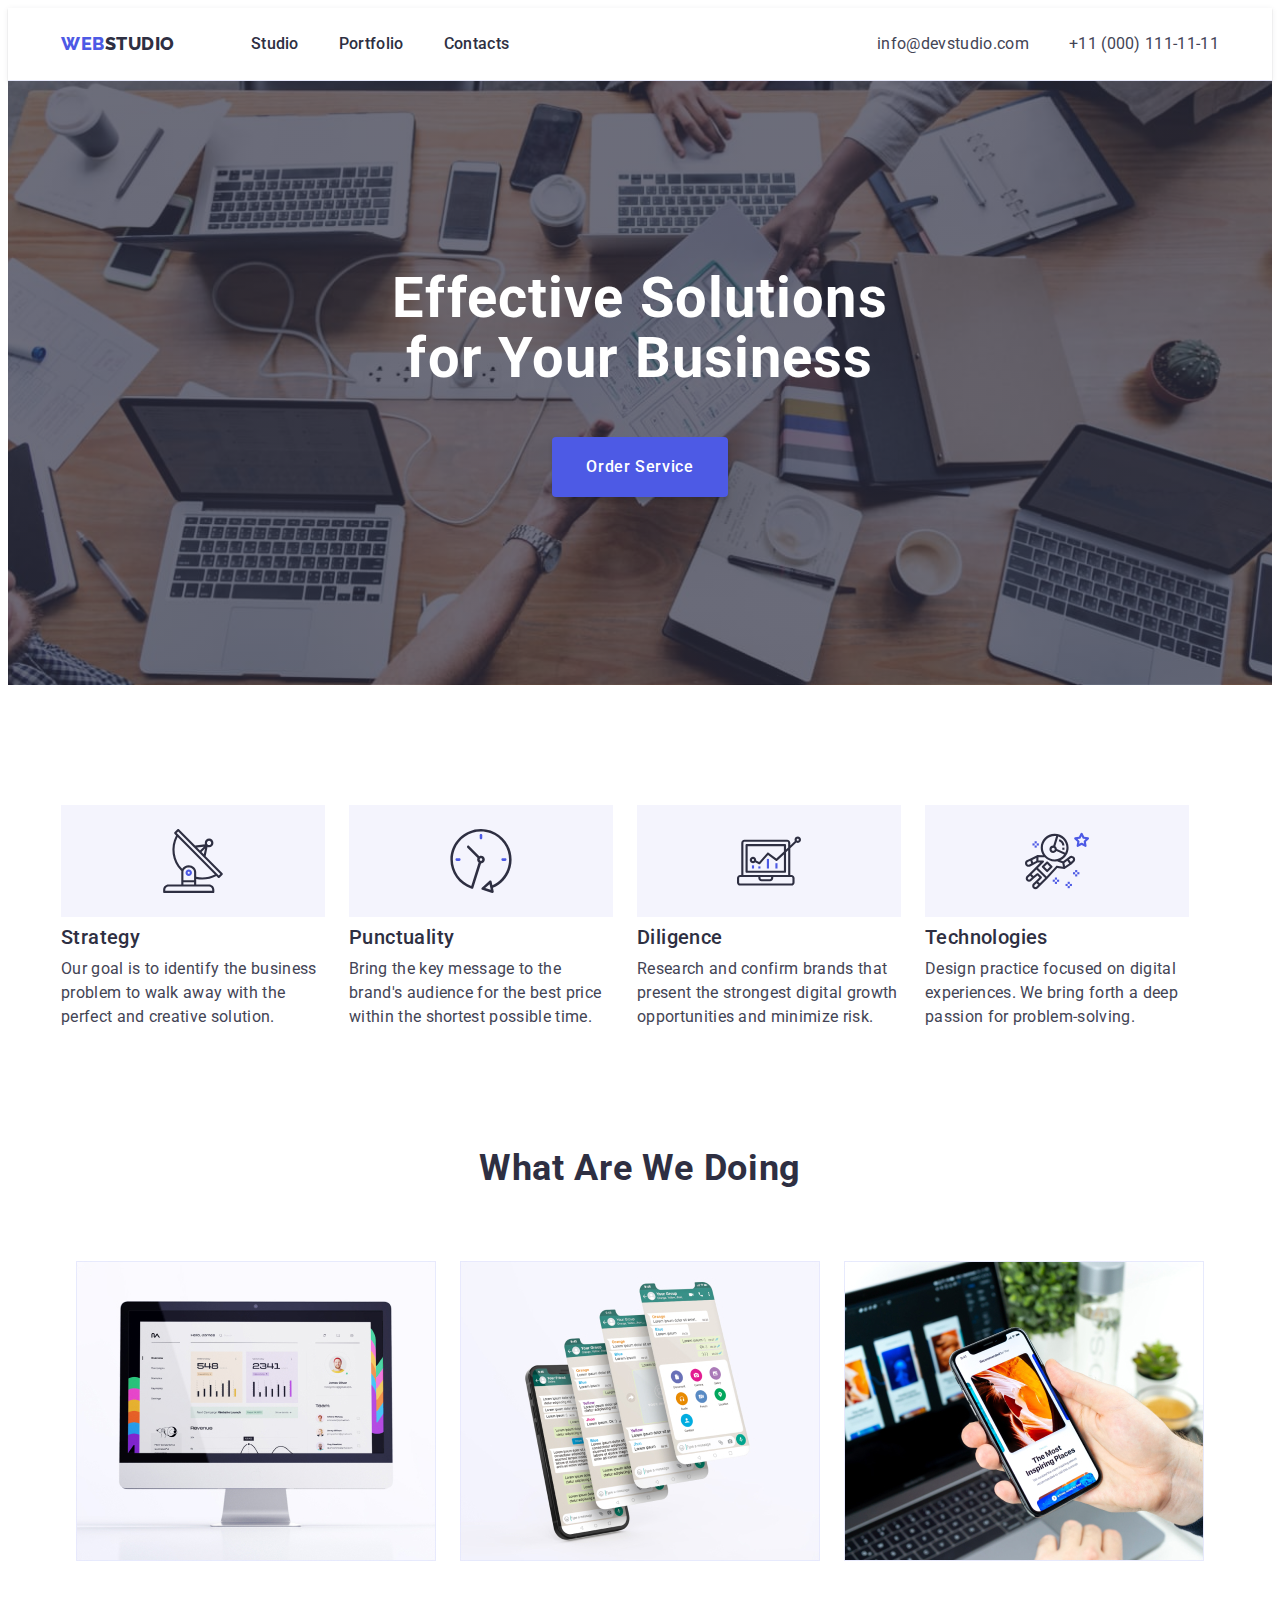
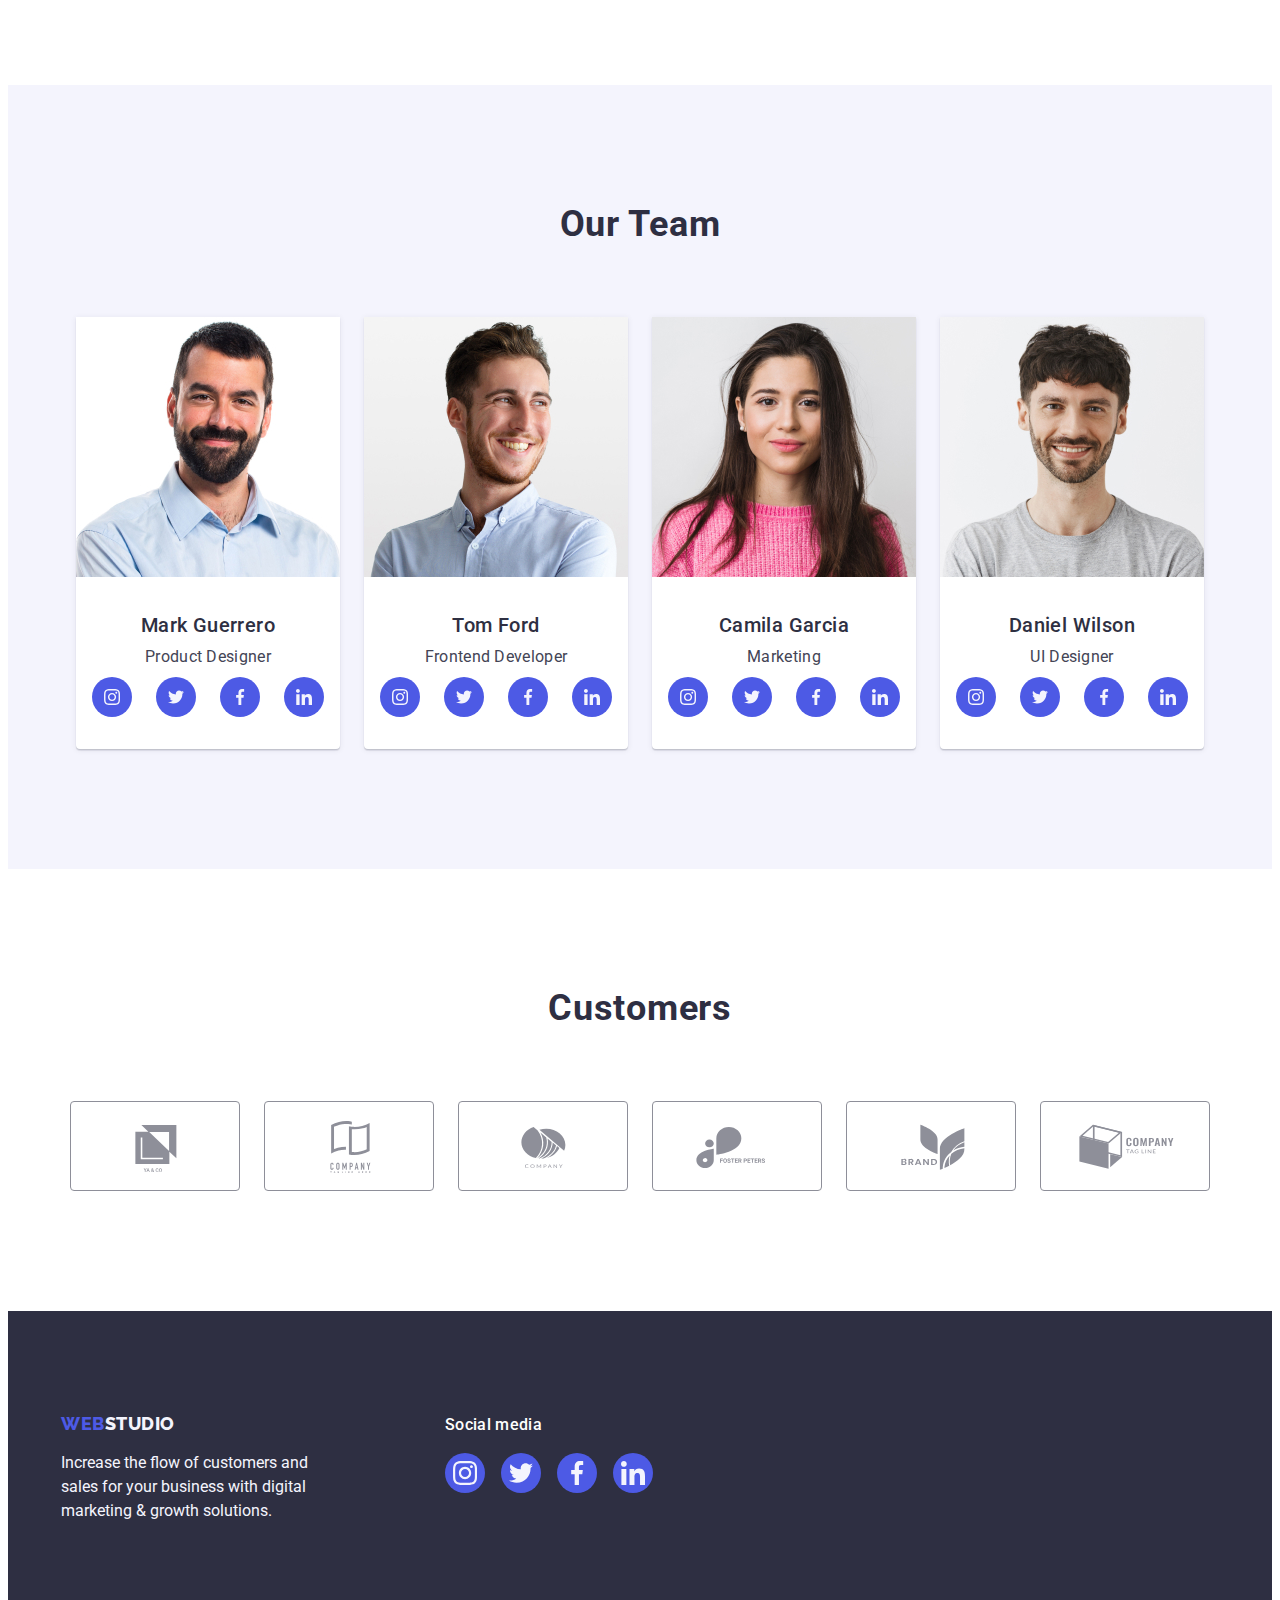
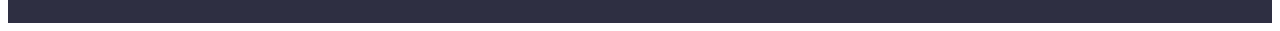
<file: index.html>
<!DOCTYPE html>
<html lang="en">

<head>
    <meta charset="UTF-8">
    <meta http-equiv="X-UA-Compatible" content="IE=edge">
    <meta name="viewport" content="width=device-width, initial-scale=1.0">
    <title>WebStudio</title>
    <link rel="preconnect" href="https://fonts.googleapis.com">
    <link rel="preconnect" href="https://fonts.gstatic.com" crossorigin>
    <link
        href="https://fonts.googleapis.com/css2?family=Raleway:wght@800&family=Roboto:wght@400;500;700;900&display=swap"
        rel="stylesheet">
    <link rel="stylesheet" href="https://cdnjs.cloudflare.com/ajax/libs/modern-normalize/1.1.0/modern-normalize.min.css"
        integrity="sha512-wpPYUAdjBVSE4KJnH1VR1HeZfpl1ub8YT/NKx4PuQ5NmX2tKuGu6U/JRp5y+Y8XG2tV+wKQpNHVUX03MfMFn9Q=="
        crossorigin="anonymous" referrerpolicy="no-referrer">
    <link rel="stylesheet" href="./css/styles.css">
</head>

<body class="page">
    <header class="header">
        <div class="container">
            <nav class="header-navigation">
                <a class="header-logo-web link" href="./index.html">Web<span
                        class="header-logo-studio link">Studio</span>
                </a>

                <ul class="header-navigation-list list">
                    <li class="header-navigation-item"><a class="header-navigation-link link"
                            href="./index.html">Studio</a>
                    </li>
                    <li class="header-navigation-item"><a class="header-navigation-link link "
                            href="./portfolio.html">Portfolio</a>
                    </li>
                    <li class="header-navigation-item"><a class="header-navigation-link link " href="">Contacts</a>
                    </li>
                </ul>

                <address class="header-address">
                    <ul class="header-address-list list">
                        <li class="header-address-item item"><a class="header-address-link link"
                                href="mailto:info@devstudio.com">info@devstudio.com</a></li>
                        <li class="header-address-item item"><a class="header-address-link link"
                                href="tel:+110001111111">+11
                                (000)
                                111-11-11</a></li>
                    </ul>
                </address>
            </nav>


        </div>

    </header>
    <main>
        <section class="hero-section">
            <h1 class="hero-section-text">Effective Solutions for Your Business</h1>
            <button class="hero-section-button" type="button">Order Service</button>
        </section>


        <section class="goals-section">
            <div class="container">
                <h2 class="goals-section-title" hidden>section2</h2>
                <ul class="goals-section-list list">
                    <li class="goals-section-list-item strategy">
                        <h3 class="goals-section-list-title">Strategy</h3>
                        <p class="goals-section-list-text">Our goal is to identify the business
                            problem to walk away with the perfect and creative solution.</p>
                    </li>
                    <li class="goals-section-list-item punctuality">
                        <h3 class="goals-section-list-title">Punctuality</h3>
                        <p class="goals-section-list-text">Bring the key message to the brand's audience for the best
                            price
                            within the shortest
                            possible
                            time.</p>
                    </li>
                    <li class="goals-section-list-item diligence">
                        <h3 class="goals-section-list-title">Diligence</h3>
                        <p class="goals-section-list-text">Research and confirm brands that present the strongest
                            digital
                            growth opportunities and
                            minimize
                            risk.</p>
                    </li>
                    <li class="goals-section-list-item technologies">
                        <h3 class="goals-section-list-title">Technologies</h3>
                        <p class="goals-section-list-text">Design practice focused on digital experiences. We bring
                            forth a
                            deep passion for
                            problem-solving.</p>
                    </li>

                </ul>
            </div>

        </section>


        <section class="examples">
            <div class="container">
                <h2 class="examples-title">What are we doing</h2>
                <ul class="examples-list list">
                    <li class="examples-list-item">
                        <img class="examples-list-img" src="./images/img_1.jpg" alt="monitor" height="300" width="360">
                    </li>
                    <li class="examples-list-item">
                        <img class="examples-list-img" src="./images/img_2.jpg" alt="mobile app" height="300"
                            width="360">
                    </li>
                    <li class="examples-list-item">
                        <img class="examples-list-img" src="./images/img_3.jpg" alt="mobile version" height="300"
                            width="360">
                    </li>
                </ul>
            </div>
        </section>



        <section class="team-section">
            <div class="container">
                <h2 class="team-title">Our Team</h2>
                <ul class="team-list list">
                    <li class="team-list-item">
                        <img class="team-list-item-img" src="./images/img_4.jpg" alt="Mark Guerrero product designer"
                            height="260" width="264" />
                        <h3 class="team-list-item-title">Mark Guerrero</h3>
                        <p class="team-list-item-text">Product Designer</p>
                        <ul class="team-socmedia-list list">
                            <li class="team-socmedia-item">
                                <a class="team-socmedia-link link" href="">
                                    <svg class="team-socmedia-icon" width="16" height="16">
                                        <use href="./images/symbol-defs.svg#icon-instagram-2"></use>
                                    </svg>
                                </a>
                            </li>
                            <li class="team-socmedia-item">
                                <a class="team-socmedia-link link" href="">
                                    <svg class="team-socmedia-icon" width="16" height="16">
                                        <use href="./images/symbol-defs.svg#icon-twitter-1"></use>
                                    </svg>
                                </a>
                            </li>
                            <li class="team-socmedia-item">
                                <a class="team-socmedia-link link" href="">
                                    <svg class="team-socmedia-icon" width="16" height="16">
                                        <use href="./images/symbol-defs.svg#icon-facebook-1"></use>
                                    </svg>
                                </a>
                            </li>
                            <li class="team-socmedia-item">
                                <a class="team-socmedia-link link" href="">
                                    <svg class="team-socmedia-icon" width="16" height="16">
                                        <use href="./images/symbol-defs.svg#icon-linkedin-1"></use>
                                    </svg>
                                </a>
                            </li>
                        </ul>
                    </li>

                    <li class="team-list-item">
                        <img class="team-list-item-img" src="./images/img_5.jpg" alt="Tom Ford Frontend Developer"
                            height="260" width="264" />
                        <h3 class="team-list-item-title">Tom Ford</h3>
                        <p class="team-list-item-text">Frontend Developer</p>
                        <ul class="team-socmedia-list list">
                            <li class="team-socmedia-item">
                                <a class="team-socmedia-link link" href="">
                                    <svg class="team-socmedia-icon" width="16" height="16">
                                        <use href="./images/symbol-defs.svg#icon-instagram-2"></use>
                                    </svg>
                                </a>
                            </li>
                            <li class="team-socmedia-item">
                                <a class="team-socmedia-link link" href="">
                                    <svg class="team-socmedia-icon" width="16" height="16">
                                        <use href="./images/symbol-defs.svg#icon-twitter-1"></use>
                                    </svg>
                                </a>
                            </li>
                            <li class="team-socmedia-item">
                                <a class="team-socmedia-link link" href="">
                                    <svg class="team-socmedia-icon" width="16" height="16">
                                        <use href="./images/symbol-defs.svg#icon-facebook-1"></use>
                                    </svg>
                                </a>
                            </li>
                            <li class="team-socmedia-item">
                                <a class="team-socmedia-link link" href="">
                                    <svg class="team-socmedia-icon" width="16" height="16">
                                        <use href="./images/symbol-defs.svg#icon-linkedin-1"></use>
                                    </svg>
                                </a>
                            </li>
                        </ul>
                    </li>

                    <li class="team-list-item">
                        <img class="team-list-item-img" src="./images/img_6.jpg" alt="Camila Garcia Marketing"
                            height="260" width="264" />
                        <h3 class="team-list-item-title">Camila Garcia</h3>
                        <p class="team-list-item-text">Marketing</p>
                        <ul class="team-socmedia-list list">
                            <li class="team-socmedia-item">
                                <a class="team-socmedia-link link" href="">
                                    <svg class="team-socmedia-icon" width="16" height="16">
                                        <use href="./images/symbol-defs.svg#icon-instagram-2"></use>
                                    </svg>
                                </a>
                            </li>
                            <li class="team-socmedia-item">
                                <a class="team-socmedia-link link" href="">
                                    <svg class="team-socmedia-icon" width="16" height="16">
                                        <use href="./images/symbol-defs.svg#icon-twitter-1"></use>
                                    </svg>
                                </a>
                            </li>
                            <li class="team-socmedia-item">
                                <a class="team-socmedia-link link" href="">
                                    <svg class="team-socmedia-icon" width="16" height="16">
                                        <use href="./images/symbol-defs.svg#icon-facebook-1"></use>
                                    </svg>
                                </a>
                            </li>
                            <li class="team-socmedia-item">
                                <a class="team-socmedia-link link" href="">
                                    <svg class="team-socmedia-icon" width="16" height="16">
                                        <use href="./images/symbol-defs.svg#icon-linkedin-1"></use>
                                    </svg>
                                </a>
                            </li>
                        </ul>
                    </li>

                    <li class="team-list-item">
                        <img class="team-list-item-img" src="./images/img_7.jpg" alt="Daniel Wilson UI Designer"
                            height="260" width="264" />
                        <h3 class="team-list-item-title">Daniel Wilson</h3>
                        <p class="team-list-item-text">UI Designer</p>
                        <ul class="team-socmedia-list list">
                            <li class="team-socmedia-item">
                                <a class="team-socmedia-link link" href="">
                                    <svg class="team-socmedia-icon" width="16" height="16">
                                        <use href="./images/symbol-defs.svg#icon-instagram-2"></use>
                                    </svg>
                                </a>
                            </li>
                            <li class="team-socmedia-item">
                                <a class="team-socmedia-link link" href="">
                                    <svg class="team-socmedia-icon" width="16" height="16">
                                        <use href="./images/symbol-defs.svg#icon-twitter-1"></use>
                                    </svg>
                                </a>
                            </li>
                            <li class="team-socmedia-item">
                                <a class="team-socmedia-link link" href="">
                                    <svg class="team-socmedia-icon" width="16" height="16">
                                        <use href="./images/symbol-defs.svg#icon-facebook-1"></use>
                                    </svg>
                                </a>
                            </li>
                            <li class="team-socmedia-item">
                                <a class="team-socmedia-link link" href="">
                                    <svg class="team-socmedia-icon" width="16" height="16">
                                        <use href="./images/symbol-defs.svg#icon-linkedin-1"></use>
                                    </svg>
                                </a>
                            </li>
                        </ul>
                    </li>
                </ul>
            </div>
        </section>
        <section class="customers">
            <div class="container customer-box">
                <h2 class="customers-title">Customers</h2>
                <ul class="customer-list list">
                    <li class="customers-item">
                        <a class="customers-link" href="">
                            <svg class="customers-icon">
                                <use href="./images/logo-symbol-defs.svg#icon-Logo"></use>
                            </svg>
                        </a>
                    </li>
                    <li>
                        <a class="customers-link" href="">
                            <svg class="customers-icon">
                                <use href="./images/logo-symbol-defs.svg#icon-Logo-1"></use>
                            </svg>
                        </a>
                    </li>
                    <li>
                        <a class="customers-link" href="">
                            <svg class="customers-icon">
                                <use href="./images/logo-symbol-defs.svg#icon-Logo-2"></use>
                            </svg>
                        </a>
                    </li>
                    <li>
                        <a class="customers-link" href="">
                            <svg class="customers-icon">
                                <use href="./images/logo-symbol-defs.svg#icon-Logo-3"></use>
                            </svg>
                        </a>
                    </li>
                    <li>
                        <a class="customers-link" href="">
                            <svg class="customers-icon">
                                <use href="./images/logo-symbol-defs.svg#icon-Logo-4"></use>
                            </svg>
                        </a>
                    </li>
                    <li>
                        <a class="customers-link" href="">
                            <svg class="customers-icon">
                                <use href="./images/logo-symbol-defs.svg#icon-Logo-5"></use>
                            </svg>
                        </a>
                    </li>
                </ul>
            </div>

        </section>

    </main>
    <footer class="footer">
        <div class="container footer-container">
            <div class="footer-contacts-wrapper">
                <a class="footer-logo-web link" href="./index.html">Web<span
                        class="footer-logo-studio link">Studio</span>
                </a>
                <p class="footer-text">Increase the flow of customers and sales for your business with digital marketing
                    &
                    growth solutions.</p>
            </div>

            <div class="footer-social">
                <p class="footer-contacts-title">Social media</p>
                <ul class="footer-contacts-list list">
                    <li class="footer-contacts-list-item">
                        <a class="footer-link" href="">
                            <svg class="footer-button-icon" width="24" height="24">
                                <use href="./images/symbol-defs.svg#icon-instagram-2"></use>
                            </svg>
                        </a>
                    </li>
                    <li class="footer-contacts-list-item">
                        <a class="footer-link" href="">
                            <svg class="footer-button-icon" width="24" height="24">
                                <use href="./images/symbol-defs.svg#icon-twitter-1"></use>
                            </svg>
                        </a>
                    </li>
                    <li class="footer-contacts-list-item">
                        <a class="footer-link" href="">
                            <svg class="footer-button-icon" width="24" height="24">
                                <use href="./images/symbol-defs.svg#icon-facebook-1"></use>
                            </svg>
                        </a>
                    </li>
                    <li class="footer-contacts-list-item">
                        <a class="footer-link" href="">
                            <svg class="footer-button-icon" width="24" height="24">
                                <use href="./images/symbol-defs.svg#icon-linkedin-1"></use>
                            </svg>
                        </a>
                    </li>
                </ul>
            </div>
        </div>

    </footer>
</body>

</html>
</file>
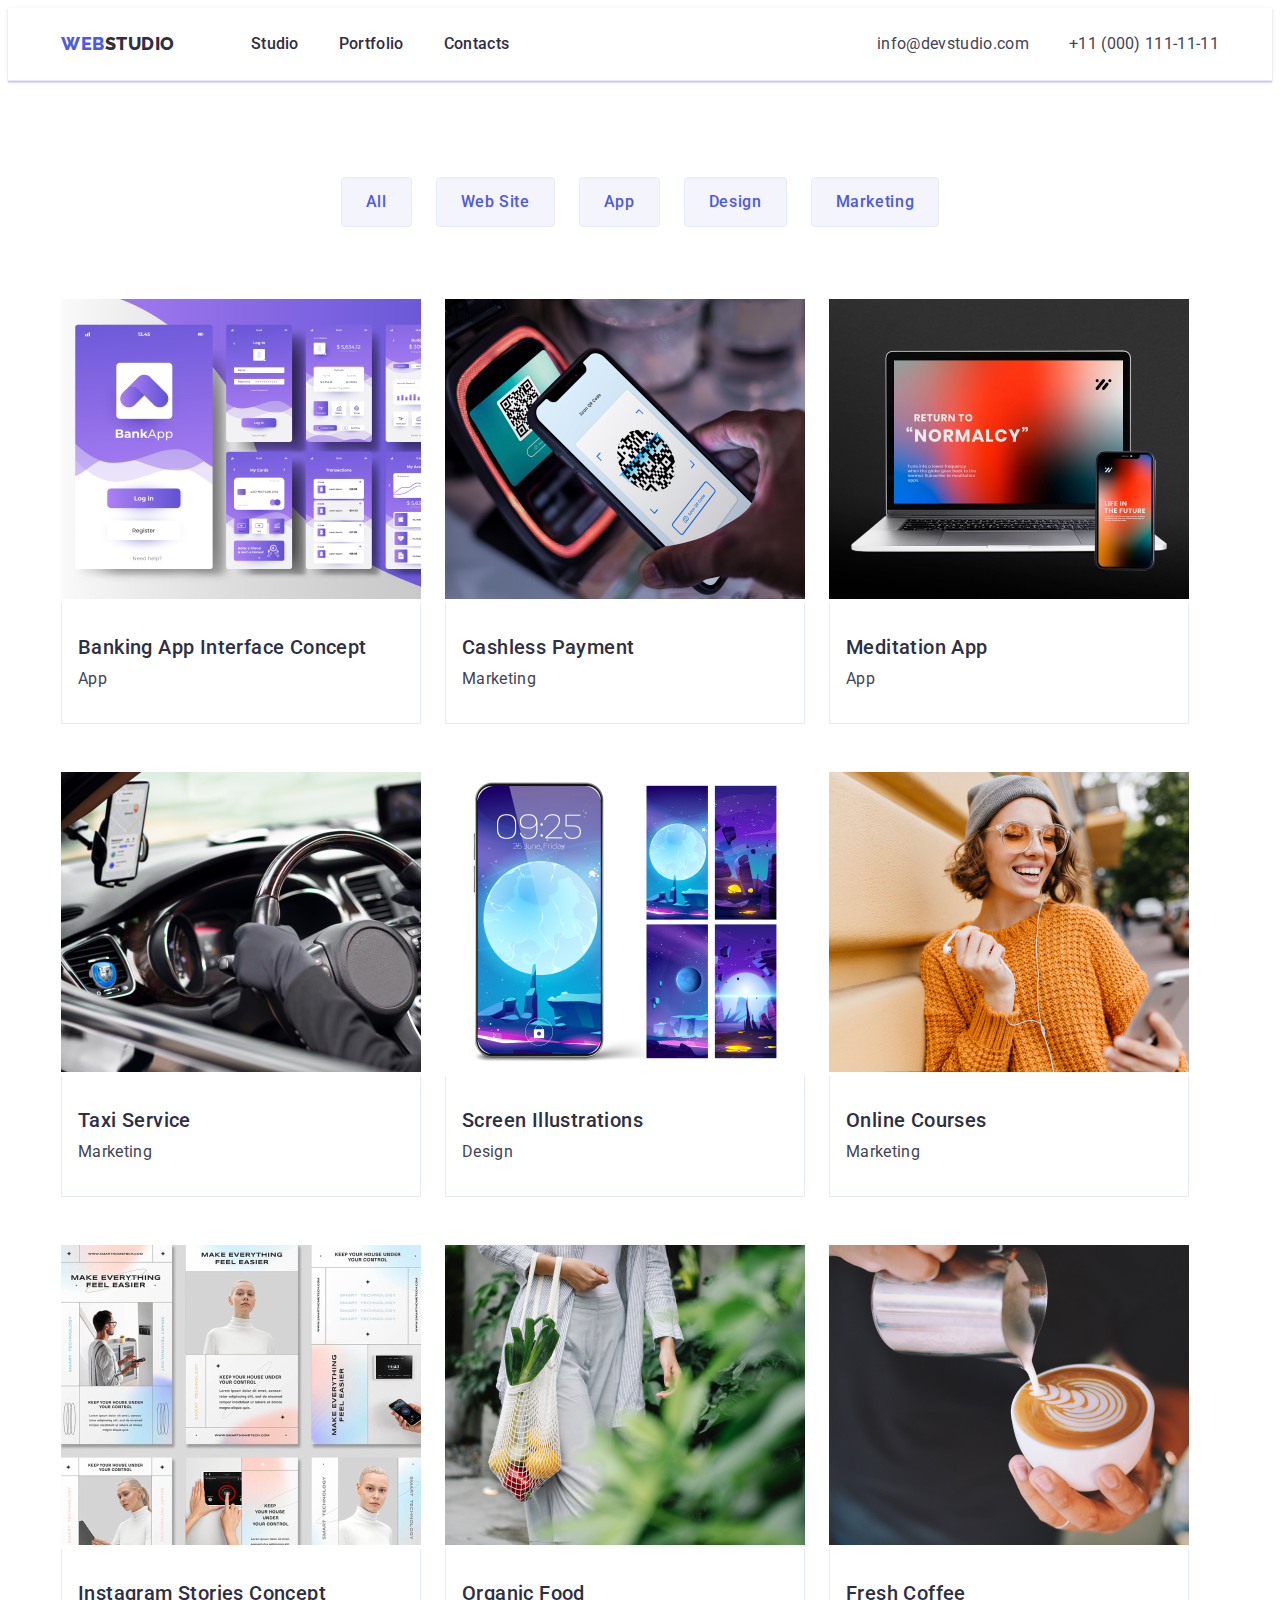
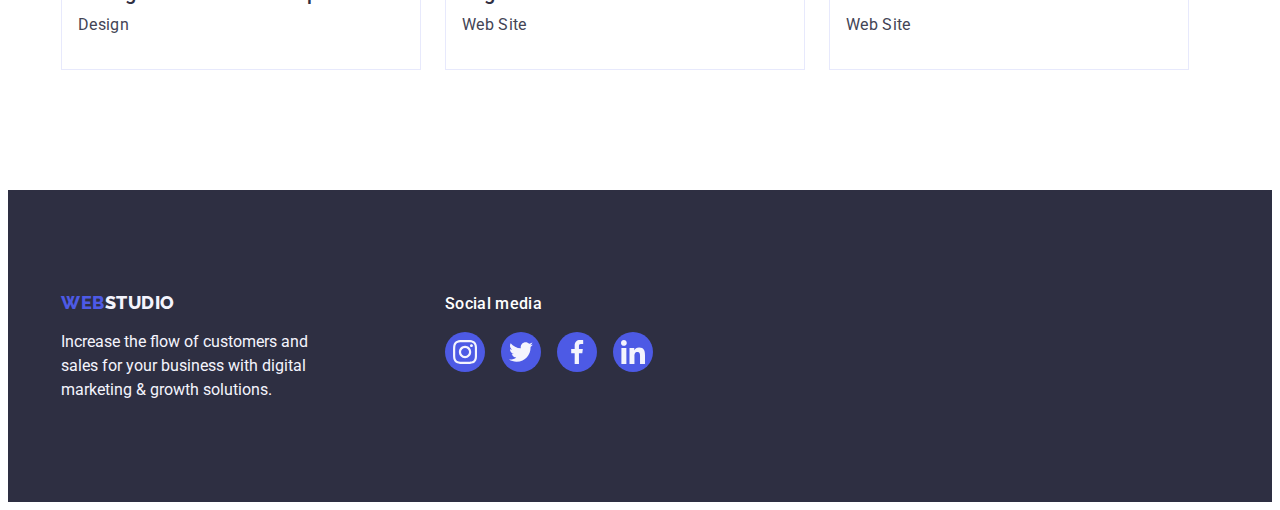
<file: portfolio.html>
<!DOCTYPE html>
<html lang="en">

<head>
    <meta charset="UTF-8">
    <meta http-equiv="X-UA-Compatible" content="IE=edge">
    <meta name="viewport" content="width=device-width, initial-scale=1.0">
    <title>Portfolio</title>
    <link rel="preconnect" href="https://fonts.googleapis.com">
    <link rel="preconnect" href="https://fonts.gstatic.com" crossorigin>
    <link
        href="https://fonts.googleapis.com/css2?family=Raleway:wght@800&family=Roboto:wght@400;500;700;900&display=swap"
        rel="stylesheet">
    <link rel="stylesheet" href="https://cdnjs.cloudflare.com/ajax/libs/modern-normalize/1.1.0/modern-normalize.min.css"
        integrity="sha512-wpPYUAdjBVSE4KJnH1VR1HeZfpl1ub8YT/NKx4PuQ5NmX2tKuGu6U/JRp5y+Y8XG2tV+wKQpNHVUX03MfMFn9Q=="
        crossorigin="anonymous" referrerpolicy="no-referrer">
    <link rel="stylesheet" href="./css/styles.css">
</head>

<body class="page">
    <header class="header">
        <div class="container">
            <nav class="header-navigation">
                <a class="header-logo-web link" href="./index.html">Web<span
                        class="header-logo-studio link">Studio</span>
                </a>

                <ul class="header-navigation-list list">
                    <li class="header-navigation-item"><a class="header-navigation-link link"
                            href="./index.html">Studio</a>
                    </li>
                    <li class="header-navigation-item"><a class="header-navigation-link link "
                            href="./portfolio.html">Portfolio</a>
                    </li>
                    <li class="header-navigation-item"><a class="header-navigation-link link " href="">Contacts</a>
                    </li>
                </ul>

                <address class="header-address">
                    <ul class="header-address-list list">
                        <li class="header-address-item item"><a class="header-address-link link"
                                href="mailto:info@devstudio.com">info@devstudio.com</a></li>
                        <li class="header-address-item item"><a class="header-address-link link"
                                href="tel:+110001111111">+11
                                (000)
                                111-11-11</a></li>
                    </ul>
                </address>
            </nav>


        </div>

    </header>
    <main>
        <section class="portfolio-main-section">
            <div class="container">
                <h1 class="portfolio-services" hidden>section2</h1>
                <ul class="portfolio-button-list list">
                    <li class="portfolio-button-list-item"><button class="portfolio-button" type="button">All</button>
                    </li>
                    <li class="portfolio-button-list-item"><button class="portfolio-button" type="button">Web
                            Site</button>
                    </li>
                    <li class="portfolio-button-list-item"><button class="portfolio-button" type="button">App</button>
                    </li>
                    <li class="portfolio-button-list-item"><button class="portfolio-button"
                            type="button">Design</button>
                    </li>
                    <li class="portfolio-button-list-item"><button class="portfolio-button"
                            type="button">Marketing</button>
                    </li>
                </ul>







                <ul class="portfolio-services-img-list list">
                    <li class="portfolio-services-img-list-item">
                        <a href="" class="portfolio-link link">
                            <img class="portfolio-services-img-list-item-pic" src="./images/img_21.jpg"
                                alt="mobile application screenshots" height="300" width="360" />
                            <div class="services-border">
                                <h2 class="portfolio-services-img-list-item-title">Banking App Interface Concept</h2>
                                <p class="portfolio-services-img-list-item-text">App</p>
                            </div>

                        </a>
                    </li>
                    <li class="portfolio-services-img-list-item">
                        <a href="" class="portfolio-link link">
                            <img class="portfolio-services-img-list-item-pic" src="./images/img_22.jpg"
                                alt="qr code payment" height="300" width="360" />
                            <div class="services-border">
                                <h2 class="portfolio-services-img-list-item-title">Cashless Payment</h2>
                                <p class="portfolio-services-img-list-item-text">Marketing</p>
                            </div>

                        </a>
                    </li>
                    <li class="portfolio-services-img-list-item">
                        <a href="" class="portfolio-link link">
                            <img class="portfolio-services-img-list-item-pic" src="./images/img_23.jpg"
                                alt="desctop and app verstion" height="300" width="360" />
                            <div class="services-border">
                                <h2 class="portfolio-services-img-list-item-title">Meditation App</h2>
                                <p class="portfolio-services-img-list-item-text">App</p>
                            </div>

                        </a>
                    </li>
                    <li class="portfolio-services-img-list-item">
                        <a href="" class="portfolio-link link">
                            <img class="portfolio-services-img-list-item-pic" src="./images/img_24.jpg" alt="driver"
                                height="300" width="360" />
                            <div class="services-border">
                                <h2 class="portfolio-services-img-list-item-title">Taxi Service</h2>
                                <p class="portfolio-services-img-list-item-text">Marketing</p>
                            </div>

                        </a>
                    </li>
                    <li class="portfolio-services-img-list-item">
                        <a href="" class="portfolio-link link">
                            <img class="portfolio-services-img-list-item-pic" src="./images/img_25.jpg"
                                alt="mobile screen logo" height="300" width="360" />
                            <div class="services-border">
                                <h2 class="portfolio-services-img-list-item-title">Screen Illustrations</h2>
                                <p class="portfolio-services-img-list-item-text">Design</p>
                            </div>

                        </a>
                    </li>
                    <li class="portfolio-services-img-list-item">
                        <a href="" class="portfolio-link link">
                            <img class="portfolio-services-img-list-item-pic" src="./images/img_26.jpg"
                                alt="woman with phone" height="300" width="360" />
                            <div class="services-border">
                                <h2 class="portfolio-services-img-list-item-title">Online Courses</h2>
                                <p class="portfolio-services-img-list-item-text">Marketing</p>
                            </div>

                        </a>
                    </li>
                    <li class="portfolio-services-img-list-item">
                        <a href="" class="portfolio-link link">
                            <img class="portfolio-services-img-list-item-pic" src="./images/img_27.jpg"
                                alt="baners examples" height="300" width="360" />
                            <div class="services-border">
                                <h2 class="portfolio-services-img-list-item-title">Instagram Stories Concept</h2>
                                <p class="portfolio-services-img-list-item-text">Design</p>
                            </div>

                        </a>
                    </li>
                    <li class="portfolio-services-img-list-item">
                        <a href="" class="portfolio-link link">
                            <img class="portfolio-services-img-list-item-pic" src="./images/img_28.jpg"
                                alt="food in bag" height="300" width="360" />
                            <div class="services-border">
                                <h2 class="portfolio-services-img-list-item-title">Organic Food</h2>
                                <p class="portfolio-services-img-list-item-text">Web Site</p>
                            </div>

                        </a>
                    </li>
                    <li class="portfolio-services-img-list-item">
                        <a href="" class="portfolio-link link">
                            <img class="portfolio-services-img-list-item-pic" src="./images/img_29.jpg"
                                alt="coffee in cup" height="300" width="360" />
                            <div class="services-border">
                                <h2 class="portfolio-services-img-list-item-title">Fresh Coffee</h2>
                                <p class="portfolio-services-img-list-item-text">Web Site</p>
                            </div>

                        </a>
                    </li>
                </ul>
            </div>
        </section>

    </main>
    <footer class="footer">
        <div class="container footer-container">
            <div class="footer-contacts-wrapper">
                <a class="footer-logo-web link" href="./index.html">Web<span
                        class="footer-logo-studio link">Studio</span>
                </a>
                <p class="footer-text">Increase the flow of customers and sales for your business with digital marketing
                    &
                    growth solutions.</p>
            </div>

            <div class="footer-social">
                <p class="footer-contacts-title">Social media</p>
                <ul class="footer-contacts-list list">
                    <li class="footer-contacts-list-item">
                        <a class="footer-link" href="">
                            <svg class="footer-button-icon" width="24" height="24">
                                <use href="./images/symbol-defs.svg#icon-instagram-2"></use>
                            </svg>
                        </a>
                    </li>
                    <li class="footer-contacts-list-item">
                        <a class="footer-link" href="">
                            <svg class="footer-button-icon" width="24" height="24">
                                <use href="./images/symbol-defs.svg#icon-twitter-1"></use>
                            </svg>
                        </a>
                    </li>
                    <li class="footer-contacts-list-item">
                        <a class="footer-link" href="">
                            <svg class="footer-button-icon" width="24" height="24">
                                <use href="./images/symbol-defs.svg#icon-facebook-1"></use>
                            </svg>
                        </a>
                    </li>
                    <li class="footer-contacts-list-item">
                        <a class="footer-link" href="">
                            <svg class="footer-button-icon" width="24" height="24">
                                <use href="./images/symbol-defs.svg#icon-linkedin-1"></use>
                            </svg>
                        </a>
                    </li>
                </ul>
            </div>
        </div>

    </footer>
</body>

</html>
</file>
<file: css/styles.css>
/* main text color #2E2F42*/
  /* secondary color #434455*/
  /* accent #F4F4FD*/
  /* secondary accent #FFFFFF */
  /* backgroung main #FFFFFF*/
  /* background  hero #2E2F42*/
  /* background team #F4F4FD */

  :root {
      --primary-text-color: #2E2F42;
      --title-text-color: #434455;
      --main-accent-color: #4D5AE5;
      --accent-color: #F4F4FD;
      --main-buton-color: #404BBF;
      --secondary-accent-color: #FFFFFF;
      --backgroung-main-color: #FFFFFF;
      --background-hero-color: #2E2F42;
      --background-team-color: #F4F4FD;
      --backgroung-button-color: #404BBF;
      --border-button-color: #E7E9FC;
  }


  /* Body */
  body {
      background-color: var(--backgroung-main-color);
      color: var(--title-text-color);

      font-family: 'Roboto', sans-serif;

  }

  .img {
      display: block;
      width: 100%;
      height: auto;
  }

  h1,
  h2,
  h3,
  h4,
  h5,
  h6,
  p {
      margin-top: 0;
      margin-bottom: 0;
  }

  .list {
      list-style: none;
      padding-left: 0;
      margin: 0;

  }

  .link {
      text-decoration: none;
  }

  .img {
      display: block;
      max-width: 100%;
      height: auto;


  }

  /* List tag */
  .list {
      list-style: none;
      text-decoration: none
  }



  /* Link tag */
  .link {}

  /* Header */
  .header {
      border-bottom: 1px solid #E7E9FC;
      box-shadow: 0px 2px 1px rgba(46, 47, 66, 0.08),
          0px 1px 1px rgba(46, 47, 66, 0.16), 0px 1px 6px rgba(46, 47, 66, 0.08);

  }

  .container {
      width: 1158px;
      margin-left: auto;
      margin-right: auto;
      padding-left: 15px;
      padding-right: 15px;


  }

  .header-navigation {
      display: flex;
      align-items: center;
  }

  .header-logo-web {
      color: var(--main-accent-color);

      font-family: 'Raleway', sans-serif;
      font-weight: 800;
      font-size: 18px;
      line-height: 1.17;
      letter-spacing: 0.03em;
      text-transform: uppercase
  }

  .header-logo-studio {
      color: var(--primary-text-color);


  }

  .header-navigation-link {
      color: var(--primary-text-color);


      font-weight: 500;
      font-size: 16px;
      line-height: 1.5;
      letter-spacing: 0.02em;
      display: block;
      padding-top: 24px;
      padding-bottom: 24px;
  }

  .header-navigation-list {
      color: var(--primary-text-color);
      margin-top: 0;
      margin-bottom: 0;
      display: flex;
      margin-left: 76px;
      padding-left: 0;

  }

  .header-navigation-link:hover {
      color: var(--main-buton-color);


  }

  .header-navigation-link .link.current {
      color: var(--current-buton-color);

  }

  .header-navigation-link:focus {
      color: var(--main-buton-color);

  }

  .header-navigation-item {
      margin-right: 40px;
      display: block;

  }

  .container .header-navigation {
      display: flex;
  }

  .header-navigation-item:last-child {
      margin-right: 0;
  }


  .header-address {
      font-style: normal;
      margin-left: auto;
  }

  .header-address-list {
      padding: 0;
      margin: 0;
      display: flex;
      margin-left: auto;

  }

  .header-address-item {}

  .header-address-list .item+.item {
      margin-left: 40px;

  }

  .header-address-link {
      color: var(--title-text-color);

      font-size: 16px;
      line-height: 1.5;
      font-style: normal;
      letter-spacing: 0.02em;
      padding-bottom: 24px;
      padding-top: 24px;
      display: block;
  }

  .header-address-link:hover {
      color: var(--backgroung-button-color);

  }


  .header-address-link:focus {
      color: var(--backgroung-button-color);

  }

  /* Main 1*/
  .hero-section {
      background-color: var(--background-hero-color);
      text-align: center;

      display: block;

      padding-top: 188px;
      padding-bottom: 188px;

      max-width: 1440px;

      margin-left: auto;
      margin-right: auto;
      background-image: linear-gradient(to right,
              rgba(46, 47, 66, 0.7),
              rgba(46, 47, 66, 0.7)),
          url(../images/people-office\ 1\ \(1\).jpg);
      background-repeat: no-repeat;
      background-size: cover;
      background-position: center;












  }

  .hero-section-text {
      color: var(--secondary-accent-color);

      font-weight: 700;
      font-size: 56px;
      line-height: 1.07;
      text-align: center;
      letter-spacing: 0.02em;
      max-width: 496px;
      margin: 0 auto;





  }

  .hero-section-button {
      color: var(--secondary-accent-color);
      background-color: var(--main-accent-color);

      font-family: "Roboto", sans-serif;
      font-weight: 500;
      font-size: 16px;
      line-height: 1.5;
      letter-spacing: 0.04em;
      cursor: pointer;
      padding: 16px 32px;
      text-align: center;
      border-radius: 4px;
      border-color: transparent;
      margin-top: 48px;
      box-shadow: 0px 4px 4px rgba(0, 0, 0, 0.15);



  }



  .hero-section-button:hover {
      color: var(--secondary-accent-color);
      background-color: var(--backgroung-button-color)
  }

  .hero-section-button:focus {
      color: var(--secondary-accent-color);
      background-color: var(--backgroung-button-color)
  }

  /* Main 2 */
  .goals-section {
      padding-top: 120px;
      padding-bottom: 120px;
  }

  .goals-section-title {
      margin-top: 0;
  }

  .goals-section-list {
      margin-top: 0;
      padding-left: 0;
      display: flex;
      margin-bottom: 0;
  }

  .goals-section-list-item {
      margin-right: 24px;
  }

  .goals-section-list-item::before {
      display: block;
      height: 112px;
      background-color: var(--accent-color);
      content: "";

      background-repeat: no-repeat;
      background-position: center;
      margin-bottom: 8px;
  }

  .goals-section-list-item.strategy::before {
      background-image: url(../images/Group\ \(4\).svg);


  }

  .goals-section-list-item.punctuality::before {
      background-image: url(../images/clock\ 1.svg);


  }

  .goals-section-list-item.diligence::before {
      background-image: url(../images/diagram\ 1.svg);


  }

  .goals-section-list-item.technologies::before {
      background-image: url(../images/astronaut\ 1.svg);


  }

  .goals-section-list-item:last-child {
      margin-right: 0;
  }

  .goals-section-list-title {
      color: var(--primary-text-color);

      font-weight: 500;
      font-size: 20px;
      line-height: 1.2;
      letter-spacing: 0.02em;


  }

  .goals-section-list-text {
      color: var(--title-text-color);

      font-size: 16px;
      line-height: 1.5;
      letter-spacing: 0.02em;
      margin-top: 8px;
      width: 264px;



  }

  .goals-section-list-text:last-child {
      margin-right: 0;
  }

  /* Main 3 */
  .examples {

      padding-bottom: 120px;
  }

  .examples-title {
      color: var(--primary-text-color);

      font-weight: 700;
      font-size: 36px;
      line-height: 1.11;
      text-align: center;
      letter-spacing: 0.02em;
      text-transform: capitalize;

  }

  .examples-list {
      margin-bottom: 0;
      margin-top: 72px;
      display: flex;
      justify-content: center;
      padding-left: 0;
  }

  .examples-list-item {
      margin-right: 24px;
      margin-left: 0;

  }


  .examples-list-item:last-child {
      margin-right: 0;
  }



  .examples-list-img {}

  /* Main 4 */
  .team-section {
      background-color: var(--background-team-color);

      padding-top: 120px;
      padding-bottom: 120px;

      text-align: center;
      justify-content: center;
      align-items: center;

      display: block;




  }

  .team-title {
      color: var(--primary-text-color);

      font-weight: 700;
      font-size: 36px;
      line-height: 1.11;
      text-align: center;
      letter-spacing: 0.02em;
      text-transform: capitalize;






  }

  .team-list {

      margin-top: 72px;
      margin-left: 0;
      display: flex;
      justify-content: center;
      align-items: center;
      padding-left: 0;
      margin-bottom: 0;

  }

  .team-list-item {
      background-color: var(--backgroung-main-color);

      margin-right: 24px;
      margin-left: 0;
      padding-bottom: 32px;
      box-shadow: 0px 1px 6px rgba(46, 47, 66, 0.08), 0px 1px 1px rgba(46, 47, 66, 0.16), 0px 2px 1px rgba(46, 47, 66, 0.08);
      border-radius: 0px 0px 4px 4px;
  }

  .team-list-item:last-child {
      margin-right: 0;
  }

  .team-list-item-img {

      margin-bottom: 32px;
  }

  .team-list-item-title {
      color: var(--primary-text-color);

      font-weight: 500;
      font-size: 20px;
      line-height: 1.2;
      text-align: center;
      letter-spacing: 0.02em;



  }

  .team-list-item-text {
      color: var(--title-text-color);

      font-size: 16px;
      line-height: 1.5;
      text-align: center;
      letter-spacing: 0.02em;
      margin-top: 8px;



  }

  .team-socmedia-list {
      display: flex;
      justify-content: center;
      gap: 24px;
      margin-top: 8px;
  }

  .team-socmedia-item {
      width: 40px;
      height: 40px;
  }

  .team-socmedia-link {
      width: 100%;
      height: 100%;
      border-radius: 50%;
      background-color: var(--main-accent-color);
      color: var(--secondary-accent-color);
      display: flex;
      align-items: center;
      justify-content: center;
  }

  .team-socmedia-link:hover,
  .team-socmedia-link:focus {
      background-color: var(--backgroung-button-color);
  }

  .team-socmedia-icon {
      fill: currentColor;
  }

  .customers {
      padding-top: 120px;
      padding-bottom: 120px;
  }

  .customers-title {
      text-align: center;
      font-size: 36px;
      font-weight: 700;
      text-align: center;
      letter-spacing: 0.02em;
      text-transform: capitalize;
      color: var(--primary-text-color);
      line-height: 1.11;
      margin-bottom: 72px;
  }

  .customer-list {
      display: flex;
      align-items: center;
      justify-content: center;
      gap: 24px;

  }

  .customers-link {
      display: flex;
      align-items: center;
      justify-content: center;
      width: 168px;
      height: 88px;
      border-radius: 4px;
      border: 1px solid #8E8F99;
  }

  .customers-icon {
      width: 104px;
      height: 56px;
      fill: #8e8f99;
  }

  .customers-link:is(:hover, :focus) {
      border: 1px solid var(--backgroung-button-color);

  }

  .customers-link:is(:hover, :focus) .customers-icon {
      fill: #404BBF;
  }

  /* Footer */
  .footer {
      background-color: var(--background-hero-color);

      text-decoration: none;
      padding-top: 102px;
      padding-bottom: 100px;
      display: flex;
  }



  .footer-logo-web {
      color: var(--main-accent-color);

      font-family: 'Raleway', sans-serif;
      font-style: normal;
      font-weight: 800;
      font-size: 18px;
      line-height: 1.17;
      letter-spacing: 0.03em;
      text-transform: uppercase;


  }

  .footer-logo-studio {
      color: var(--accent-color);



  }

  .footer-text {
      color: var(--accent-color);
      font-family: 'Roboto';

      font-size: 16px;
      line-height: 1.5;
      width: 264px;
      margin-top: 17px;



  }

  .footer-container {

      display: flex;
  }

  .footer-contacts {}

  .footer-contacts-wrapper {
      margin-right: 120px;
  }

  .footer-contacts-list {
      width: 208px;
      display: flex;
      justify-content: space-between;
  }

  .footer-contacts-list-item {
      width: 40px;
      height: 40px;
  }

  .footer-contacts-title {
      color: var(--secondary-accent-color);
      display: inline-block;
      font-weight: 500;
      font-size: 16px;
      line-height: 1.5;
      letter-spacing: 0.02em;
      margin-bottom: 16px;


  }

  .footer-link {
      display: flex;
      justify-content: center;
      align-items: center;
      width: 40px;
      height: 40px;
      border-radius: 50%;
      background-color: var(--main-accent-color);
      color: var(--secondary-accent-color);
  }

  .footer-link:hover,
  .footer-link:focus {
      background-color: #31D0AA;
  }

  .footer-button {
      padding: 0;
      width: 100%;
      height: 100%;
      display: flex;
      justify-content: center;
      align-items: center;
      border-radius: 50%;

  }

  .footer-button-icon {

      fill: currentColor;



  }






  .footer-link {}


  /* Portfolio page 2 */

  .portfolio-main-section {

      padding-top: 96px;
      padding-bottom: 120px;
  }

  .portfolio-button-list {

      margin-bottom: 72px;
      display: flex;
      justify-content: center;
      padding-left: 0;
      margin-top: 0;


  }



  .portfolio-button-list-item {
      margin-right: 24px;
  }

  .portfolio-button-list-item:last-child {
      margin-right: 0;
  }

  .portfolio-button {
      background-color: var(--accent-color);
      color: var(--main-accent-color);

      font-family: "Roboto", sans-serif;
      font-weight: 500;
      font-size: 16px;
      line-height: 1.5;
      align-items: center;
      text-align: center;
      letter-spacing: 0.04em;
      cursor: pointer;
      padding: 12px 24px;
      border: 1px solid;
      border-radius: 4px;
      border-color: var(--border-button-color);


  }

  .portfolio-button:hover {
      background-color: var(--backgroung-button-color);
      color: var(--secondary-accent-color);
      border-color: transparent;
      box-shadow: 0px 3px 1px rgba(0, 0, 0, 0.1), 0px 2px 1px rgba(0, 0, 0, 0.08),
          0px 2px 2px rgba(0, 0, 0, 0.12);

  }

  .portfolio-button:focus {
      background-color: var(--backgroung-button-color);
      color: var(--secondary-accent-color);
      border-color: transparent;
      box-shadow: 0px 3px 1px rgba(0, 0, 0, 0.1), 0px 2px 1px rgba(0, 0, 0, 0.08),
          0px 2px 2px rgba(0, 0, 0, 0.12);
  }

  /* Main 2 */



  .portfolio-services {}

  .portfolio-services-img-list {

      display: flex;
      flex-wrap: wrap;
      gap: 48px 24px;





  }

  .portfolio-services-img-list-item {}

  .portfolio-link {
      margin-top: 0;
      padding-top: 0;
  }

  .services-border {

      border-bottom: 1px solid #E7E9FC;
      border-left: 1px solid #E7E9FC;
      border-right: 1px solid #E7E9FC;


      padding-top: 32px;
      padding-bottom: 32px;
      padding-left: 16px;
      padding-right: 16px;

  }

  .portfolio-services-img-list-item:nth-last-child(-n+3) {}



  .portfolio-services-img-list-item:nth-child(3n) {}

  .portfolio-link {
      color: var(--background-hero-color);
      display: block;
  }

  .portfolio-link:hover,
  .portfolio-link:focus {
      box-shadow: 0px 1px 6px rgba(46, 47, 66, 0.08), 0px 1px 1px rgba(46, 47, 66, 0.16), 0px 2px 1px rgba(46, 47, 66, 0.08);
  }

  .portfolio-services-img-list-item-pic {}

  .portfolio-services-img-list-item-title {
      color: var(--primary-text-color);

      font-weight: 500;
      font-size: 20px;
      line-height: 1.2;
      letter-spacing: 0.02em;





  }

  .portfolio-services-img-list-item-text {
      color: var(--title-text-color);

      font-size: 16px;
      line-height: 1.5;
      letter-spacing: 0.02em;
      margin-top: 8px;





  }
</file>
